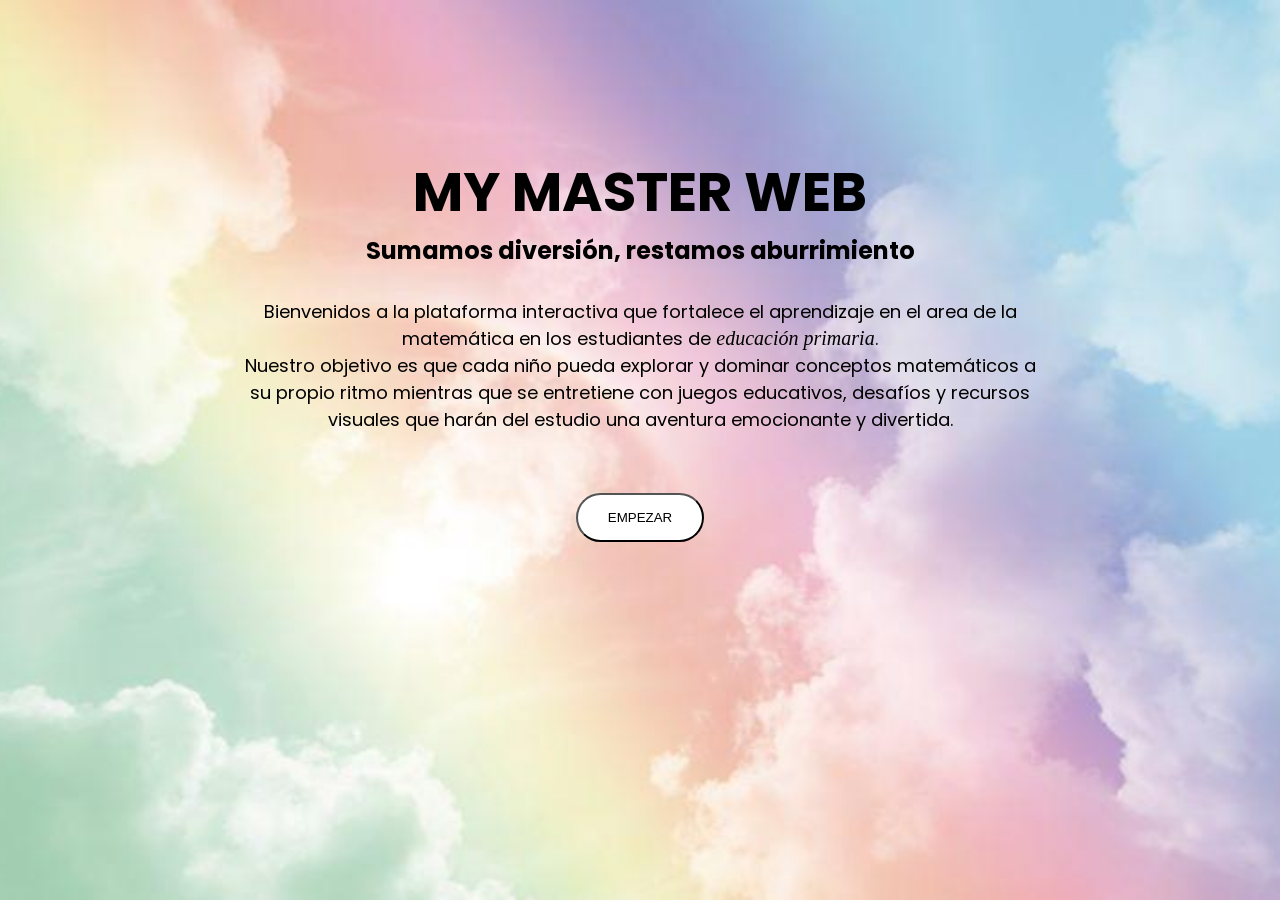
<file: index.html>
<!DOCTYPE html>
<html lang="en">

<head>
    <meta charset="UTF-8">
    <meta name="viewport" content="width=device-width, initial-scale=1.0">
    <title>MyMasterWeb</title>
    <link rel="stylesheet" href="css/style.css">
    <link rel="shortcut icon" href="assets/Logos/icono1.png">
</head>
<body>
    <div class="banner-text container">
        <h1 id="nombre">My Master Web</h1>
        <h2 id="eslogan">Sumamos diversión, restamos aburrimiento</h2>
            <p>Bienvenidos a la plataforma interactiva que fortalece el aprendizaje en el area de la matemática
                en los estudiantes de <em class="ep" title="6to grado">educación primaria</em>.
                <br>
                Nuestro objetivo es que cada niño pueda explorar y dominar conceptos matemáticos a su propio ritmo
                mientras que se entretiene con juegos educativos, desafíos y recursos visuales que harán del
                estudio una aventura emocionante y divertida.
            </p>

            <a href="html/inicio.html"><button id="btn-a">Empezar</button></a>
    </div>
</body>

</html>
</file>
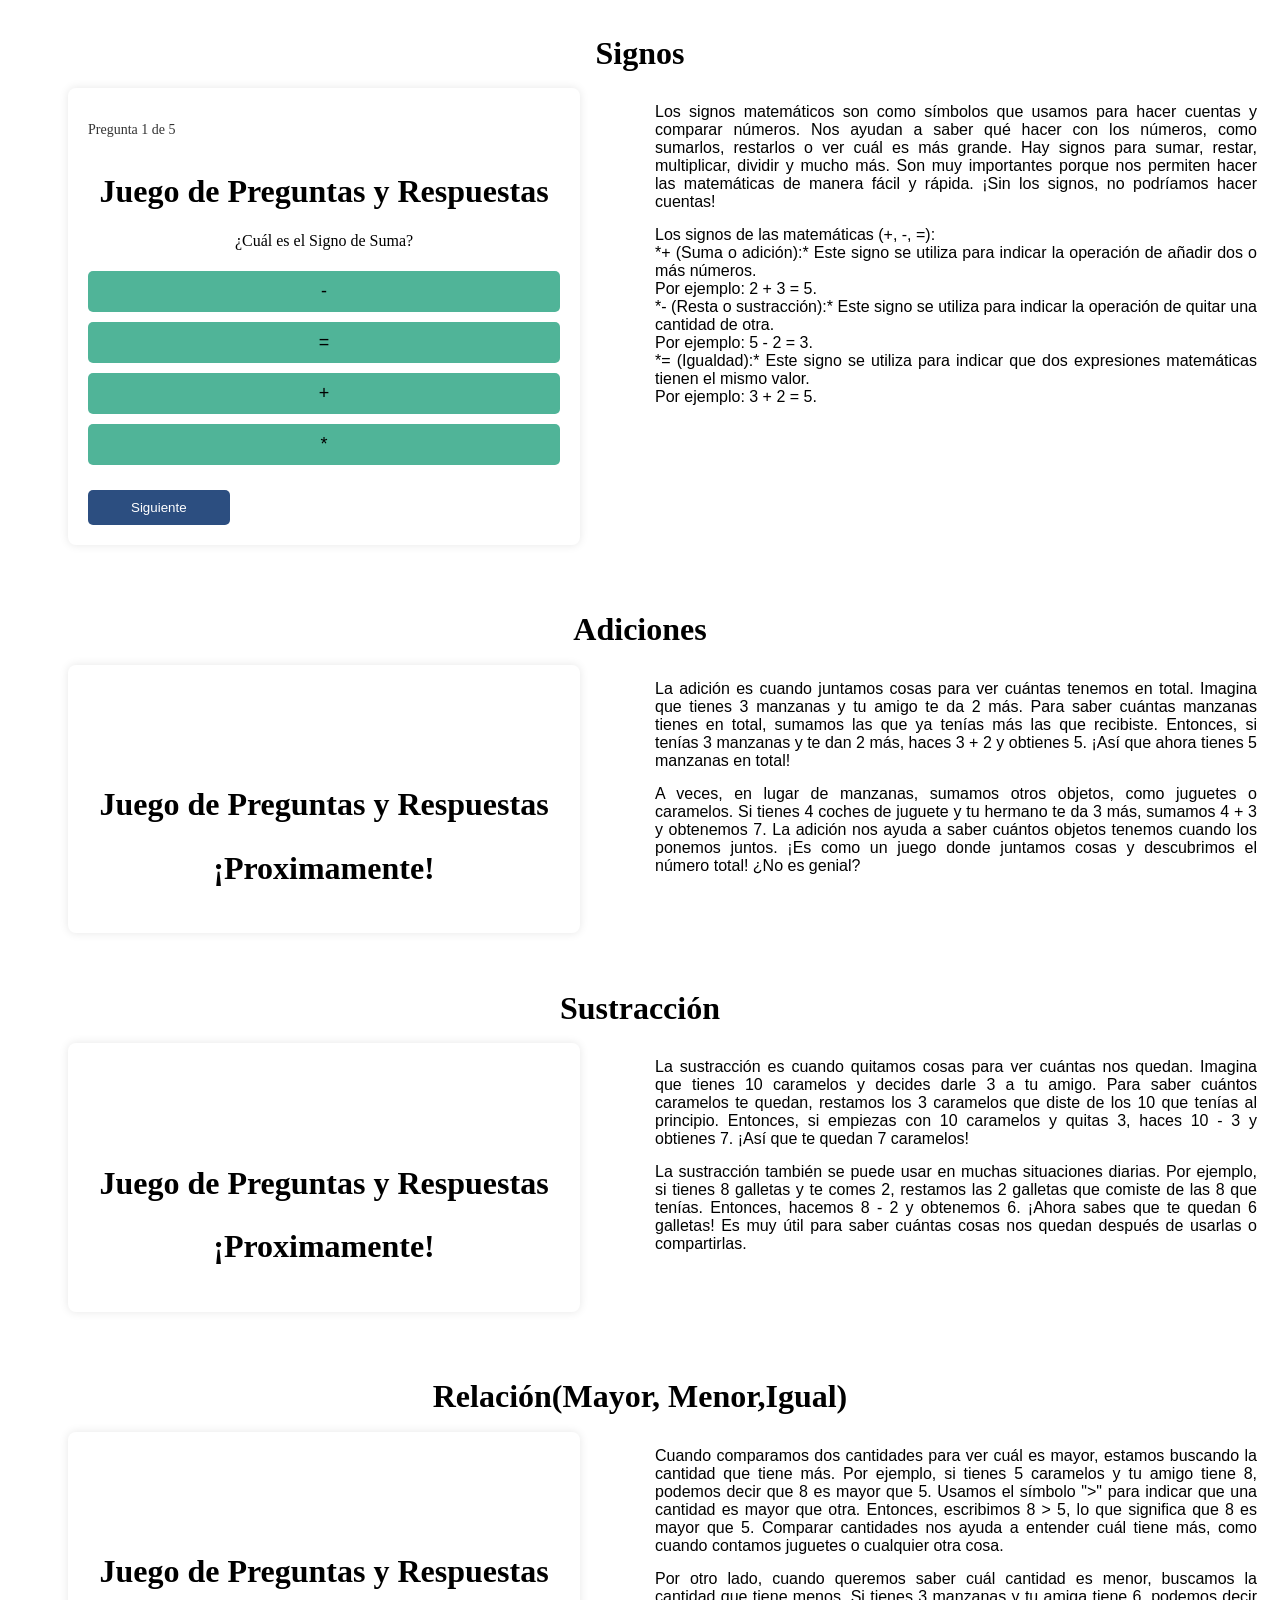
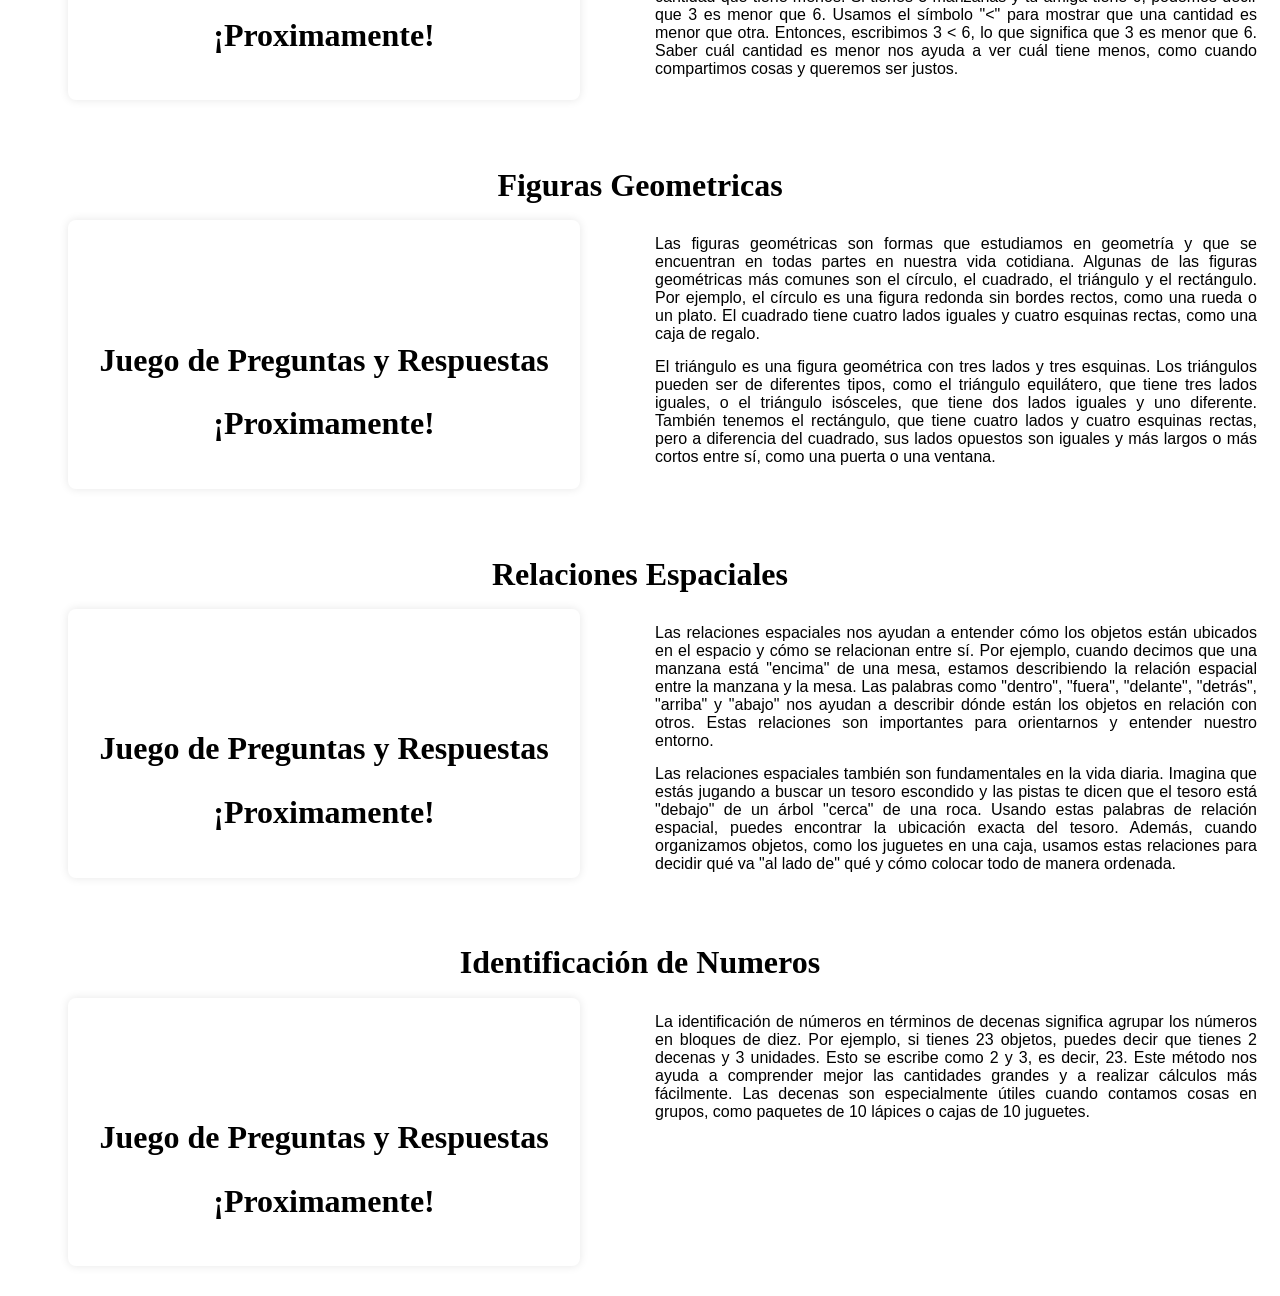
<file: html/bibliografia.html>
<!DOCTYPE html>
<html lang="en">

<head>
  <meta charset="UTF-8">
  <meta name="viewport" content="width=device-width, initial-scale=1.0">
  <link rel="stylesheet" href="../css/bibliografia.css">
  <link rel="stylesheet" href="../css/juegos.css">
</head>

<body>
  <main>
    <div class="Signos">
      <h2>Signos</h2>
      <div class="juego1">


        <div class="contenedor">
          <div class="info-juego">
            <p class="contador-preguntas">Pregunta <span id="numero-pregunta"></span> de <span
                id="total-preguntas"></span></p>
            <p id="puntaje">Puntaje: <span id="puntaje-final"></span></p>
          </div>
          <h1>Juego de Preguntas y Respuestas</h1>
          <p id="pregunta"></p>
          <div id="opciones">
            <!-- Lista de opciones para elegir -->
          </div>
          <div class="botones-navegacion">
            <button id="boton-siguiente" onclick="mostrarSiguientePregunta()">Siguiente</button>
            <button id="boton-reiniciar" onclick="reiniciarJuego()">Reiniciar</button>
          </div>
        </div>
        <script src="/JS/b1.js"></script>


      </div>
      <div class="desarrollo1">

        <p>Los signos matemáticos son como símbolos que usamos para hacer cuentas y comparar números. Nos ayudan a saber
          qué hacer con los números, como sumarlos, restarlos o ver cuál es más grande. Hay signos para sumar, restar,
          multiplicar, dividir y mucho más. Son muy importantes porque nos permiten hacer las matemáticas de manera
          fácil y rápida. ¡Sin los signos, no podríamos hacer cuentas!</p>
          <p>Los signos de las matemáticas (+, -, =): <br>
            *+ (Suma o adición):* Este signo se utiliza para indicar la operación de añadir dos o más números. 
            <br> Por ejemplo: 2 + 3 = 5. <br>
            *- (Resta o sustracción):* Este signo se utiliza para indicar la operación de quitar una cantidad de otra.
            <br>Por ejemplo: 5 - 2 = 3. <br>
            *= (Igualdad):* Este signo se utiliza para indicar que dos expresiones matemáticas tienen el mismo valor. 
            <br>Por ejemplo: 3 + 2 = 5.
          </p>
        <!-- <p>Usamos los signos para ver si dos números son iguales, si uno es más grande o más pequeño que el otro. Los
          signos nos ayudan a entender cómo se relacionan los números entre sí. Con ellos, podemos resolver problemas de
          matemáticas, hacer sumas, restas y hasta contar cosas, como manzanas o juguetes. ¡Los signos son nuestros
          amigos en las matemáticas!</p> -->

        <!-- <p>Los signos también nos ayudan a organizar las cuentas. Por ejemplo, usamos paréntesis para saber qué hacer primero cuando tenemos muchos números. Así, si tenemos una cuenta grande, los signos nos guían para hacer las operaciones en el orden correcto. Gracias a los signos, las matemáticas son más fáciles y divertidas porque nos muestran cómo hacer las cuentas paso a paso. ¡Con los signos, todo tiene sentido!</p> -->
      </div>
    </div>


    <div class="Adiciones">
      <h2>Adiciones</h2>
      <div class="juego2">

        <h1>Juego de Preguntas y Respuestas</h1>
        <h2>¡Proximamente!</h2>

      </div>
      <div class="desarrollo2">

        <p>La adición es cuando juntamos cosas para ver cuántas tenemos en total. Imagina que tienes 3 manzanas y tu
          amigo te da 2 más. Para saber cuántas manzanas tienes en total, sumamos las que ya tenías más las que
          recibiste. Entonces, si tenías 3 manzanas y te dan 2 más, haces 3 + 2 y obtienes 5. ¡Así que ahora tienes 5
          manzanas en total!</p>

        <p>A veces, en lugar de manzanas, sumamos otros objetos, como juguetes o caramelos. Si tienes 4 coches de
          juguete y tu hermano te da 3 más, sumamos 4 + 3 y obtenemos 7. La adición nos ayuda a saber cuántos objetos
          tenemos cuando los ponemos juntos. ¡Es como un juego donde juntamos cosas y descubrimos el número total! ¿No
          es genial? </p>


        <!-- <p>La adición también se puede utilizar en situaciones cotidianas. Por ejemplo, imagina que tienes 5 lápices y encuentras 2 lápices más en tu estuche. Para saber cuántos lápices tienes ahora, sumamos los 5 lápices que tenías más los 2 que encontraste. Entonces, hacemos 5 + 2 y obtenemos 7. Así que ahora tienes 7 lápices en total. ¡La adición es muy útil para saber cuántas cosas tenemos cuando las juntamos! Además, puede hacer que las matemáticas sean divertidas cuando entendemos que estamos contando y sumando cosas que nos importan.</p> -->

      </div>
    </div>


    <div class="Sustraccion">
      <h2>Sustracción</h2>
      <div class="juego3">

        <h1>Juego de Preguntas y Respuestas</h1>
        <h2>¡Proximamente!</h2>


      </div>
      <div class="desarrollo3">

        <p>La sustracción es cuando quitamos cosas para ver cuántas nos quedan. Imagina que tienes 10 caramelos y
          decides darle 3 a tu amigo. Para saber cuántos caramelos te quedan, restamos los 3 caramelos que diste de los
          10 que tenías al principio. Entonces, si empiezas con 10 caramelos y quitas 3, haces 10 - 3 y obtienes 7. ¡Así
          que te quedan 7 caramelos!
        </p>

        <p>La sustracción también se puede usar en muchas situaciones diarias. Por ejemplo, si tienes 8 galletas y te
          comes 2, restamos las 2 galletas que comiste de las 8 que tenías. Entonces, hacemos 8 - 2 y obtenemos 6.
          ¡Ahora sabes que te quedan 6 galletas! Es muy útil para saber cuántas cosas nos quedan después de usarlas o
          compartirlas.
        </p>

        <!-- <p>Además, podemos usar la sustracción en juegos y problemas divertidos. Imagina que tienes 12 lápices de colores y prestas 5 a tu amigo. Para saber cuántos lápices de colores te quedan, restamos los 5 que prestaste de los 12 que tenías. Hacemos 12 - 5 y obtenemos 7. ¡Ahora sabes que tienes 7 lápices de colores!
      </p> -->

      </div>
    </div>


    <div class="Relacion"> <!-- (Mayor, Menor,Igual) -->
      <h2>Relación(Mayor, Menor,Igual)</h2>
      <div class="juego4">

        <h1>Juego de Preguntas y Respuestas</h1>
        <h2>¡Proximamente!</h2>


      </div>
      <div class="desarrollo4">

        <p>Cuando comparamos dos cantidades para ver cuál es mayor, estamos buscando la cantidad que tiene más. Por
          ejemplo, si tienes 5 caramelos y tu amigo tiene 8, podemos decir que 8 es mayor que 5. Usamos el símbolo ">"
          para indicar que una cantidad es mayor que otra. Entonces, escribimos 8 > 5, lo que significa que 8 es mayor
          que 5. Comparar cantidades nos ayuda a entender cuál tiene más, como cuando contamos juguetes o cualquier otra
          cosa.</p>

        <p>Por otro lado, cuando queremos saber cuál cantidad es menor, buscamos la cantidad que tiene menos. Si tienes
          3 manzanas y tu amiga tiene 6, podemos decir que 3 es menor que 6. Usamos el símbolo "<" para mostrar que una
            cantidad es menor que otra. Entonces, escribimos 3 < 6, lo que significa que 3 es menor que 6. Saber cuál
            cantidad es menor nos ayuda a ver cuál tiene menos, como cuando compartimos cosas y queremos ser justos.
            </p>

            <!-- <p>Finalmente, cuando dos cantidades son iguales, significa que tienen la misma cantidad. Por ejemplo, si tú y tu hermano tienen cada uno 4 galletas, decimos que 4 es igual a 4. Usamos el símbolo "=" para mostrar que las cantidades son iguales. Entonces, escribimos 4 = 4, lo que significa que ambas cantidades son iguales. Comparar cantidades para ver si son iguales es útil para asegurarnos de que todos tengan la misma cantidad, como cuando repartimos caramelos entre amigos.</p> -->



      </div>
    </div>


    <div class="Figuras_Geometricas">
      <h2>Figuras Geometricas</h2>
      <div class="juego5">

        <h1>Juego de Preguntas y Respuestas</h1>
        <h2>¡Proximamente!</h2>


      </div>
      <div class="desarrollo5">

        <p> Las figuras geométricas son formas que estudiamos en geometría y que se encuentran en todas partes en
          nuestra vida cotidiana. Algunas de las figuras geométricas más comunes son el círculo, el cuadrado, el
          triángulo y el rectángulo. Por ejemplo, el círculo es una figura redonda sin bordes rectos, como una rueda o
          un plato. El cuadrado tiene cuatro lados iguales y cuatro esquinas rectas, como una caja de regalo.</p>

        <p>El triángulo es una figura geométrica con tres lados y tres esquinas. Los triángulos pueden ser de diferentes
          tipos, como el triángulo equilátero, que tiene tres lados iguales, o el triángulo isósceles, que tiene dos
          lados iguales y uno diferente. También tenemos el rectángulo, que tiene cuatro lados y cuatro esquinas rectas,
          pero a diferencia del cuadrado, sus lados opuestos son iguales y más largos o más cortos entre sí, como una
          puerta o una ventana.</p>

        <!-- <p>Las figuras geométricas nos ayudan a entender y describir el mundo que nos rodea. Por ejemplo, podemos ver círculos en la rueda de una bicicleta, cuadrados en los azulejos del suelo y triángulos en los techos de las casas. Estudiar las figuras geométricas nos permite identificar y crear estas formas, y también nos ayuda a resolver problemas de matemáticas y diseño.</p> -->


      </div>
    </div>


    <div class="Relaciones_Espaciales">
      <h2>Relaciones Espaciales</h2>
      <div class="juego6">

        <h1>Juego de Preguntas y Respuestas</h1>
        <h2>¡Proximamente!</h2>


      </div>
      <div class="desarrollo6">

        <p>Las relaciones espaciales nos ayudan a entender cómo los objetos están ubicados en el espacio y cómo se
          relacionan entre sí. Por ejemplo, cuando decimos que una manzana está "encima" de una mesa, estamos
          describiendo la relación espacial entre la manzana y la mesa. Las palabras como "dentro", "fuera", "delante",
          "detrás", "arriba" y "abajo" nos ayudan a describir dónde están los objetos en relación con otros. Estas
          relaciones son importantes para orientarnos y entender nuestro entorno.</p>

        <p>Las relaciones espaciales también son fundamentales en la vida diaria. Imagina que estás jugando a buscar un
          tesoro escondido y las pistas te dicen que el tesoro está "debajo" de un árbol "cerca" de una roca. Usando
          estas palabras de relación espacial, puedes encontrar la ubicación exacta del tesoro. Además, cuando
          organizamos objetos, como los juguetes en una caja, usamos estas relaciones para decidir qué va "al lado de"
          qué y cómo colocar todo de manera ordenada.</p>

        <!-- <p>En matemáticas y geometría, las relaciones espaciales nos ayudan a resolver problemas y entender conceptos. Por ejemplo, cuando dibujamos formas geométricas en un papel, debemos saber dónde dibujar cada forma en relación con las demás. Si dibujas un triángulo "a la izquierda" de un círculo y un cuadrado "debajo" del triángulo, estás utilizando relaciones espaciales para organizar las formas en el papel. Esto también se aplica en la construcción y el diseño, donde es crucial saber cómo se relacionan los diferentes elementos en un espacio.</p> -->


      </div>
    </div>


    <div class="Identificacion_numeros">
      <h2>Identificación de Numeros</h2>
      <div class="juego7">

        <h1>Juego de Preguntas y Respuestas</h1>
        <h2>¡Proximamente!</h2>


      </div>
      <div class="desarrollo7">

        <p>La identificación de números en términos de decenas significa agrupar los números en bloques de diez. Por
          ejemplo, si tienes 23 objetos, puedes decir que tienes 2 decenas y 3 unidades. Esto se escribe como 2 y 3, es
          decir, 23. Este método nos ayuda a comprender mejor las cantidades grandes y a realizar cálculos más
          fácilmente. Las decenas son especialmente útiles cuando contamos cosas en grupos, como paquetes de 10 lápices
          o cajas de 10 juguetes.</p>

        <!-- <p>Cuando hablamos de centenas, estamos agrupando números en bloques de cien. Por ejemplo, el número 347 significa que tienes 3 centenas, 4 decenas y 7 unidades. Escribimos esto como 3, 4 y 7, es decir, 347. Las centenas son útiles cuando trabajamos con cantidades aún mayores, como el número de estudiantes en una escuela o el número de libros en una biblioteca. Identificar centenas nos permite comprender y manejar mejor los números grandes.</p> -->

        <!-- <p> También tenemos los millares, que agrupan números en bloques de mil. Por ejemplo, el número 1,234 significa que tienes 1 millar, 2 centenas, 3 decenas y 4 unidades. Escribimos esto como 1, 2, 3 y 4, es decir, 1,234. Los millares son útiles cuando trabajamos con números muy grandes, como la población de una ciudad o la cantidad de dinero en un presupuesto grande. Identificar millares nos ayuda a comprender y organizar grandes cantidades de manera más eficiente.      </p> -->

      </div>
    </div>
  </main>
</body>

</html>
</file>
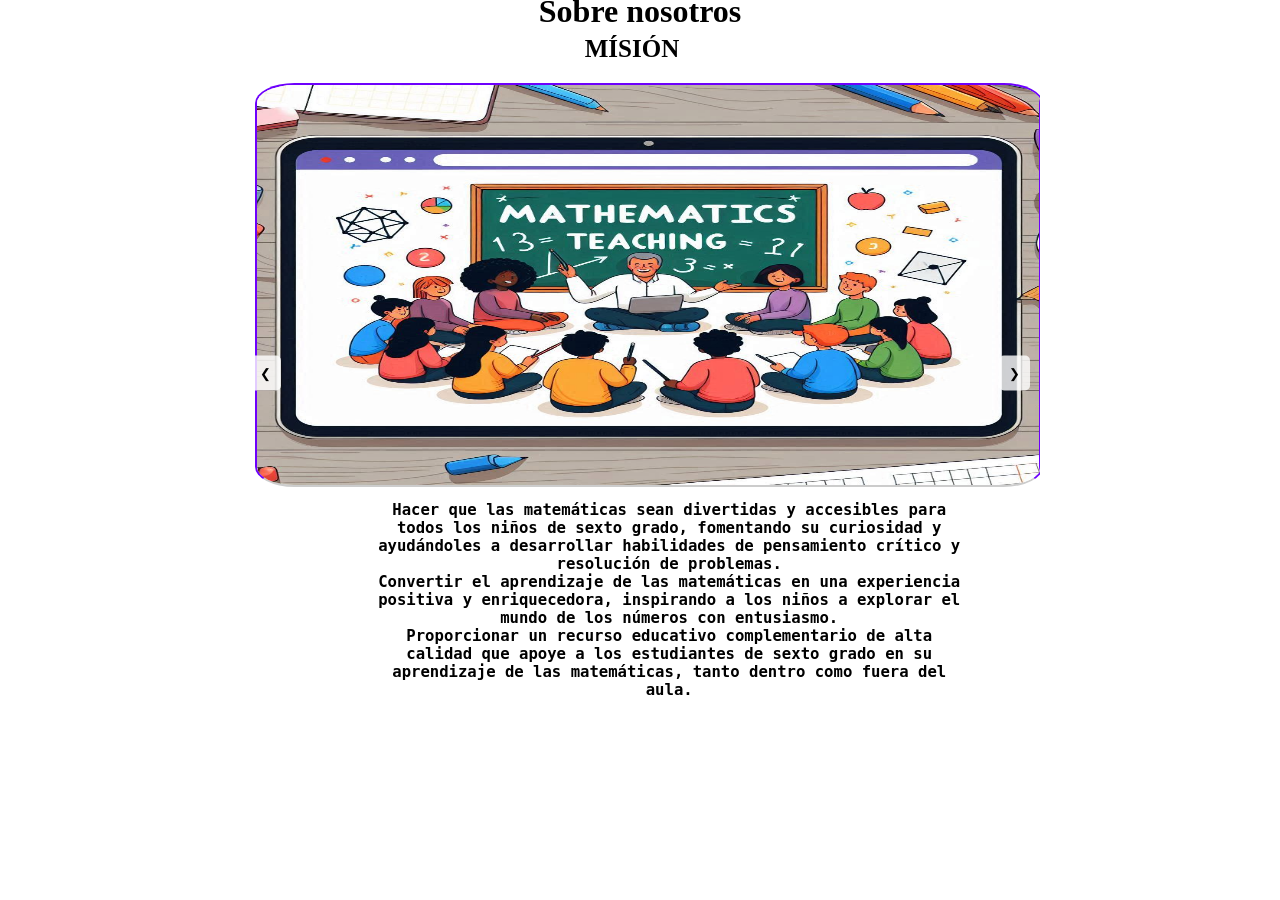
<file: html/nosotros.html>
<!DOCTYPE html>
<html lang="en">
<head>
    <meta charset="UTF-8">
    <meta name="viewport" content="width=device-width, initial-scale=1.0">
    <title>Document</title>
    <link rel="stylesheet" href="../css/nosotros.css">
</head>
<body>
    <h3>Sobre nosotros</h3>
    <div class="carrusel">
        <div class="slides">
            <div class="slide">
                <h2>MÍSIÓN</h2>
                <img src="../assets/Imagenes/mision.png" alt="Misión">
                <ul>
                    <li>Hacer que las matemáticas sean divertidas y accesibles para todos los niños de sexto grado, fomentando su curiosidad y ayudándoles a desarrollar habilidades de pensamiento crítico y resolución de problemas.</li>
                    <li>Convertir el aprendizaje de las matemáticas en una experiencia positiva y enriquecedora, inspirando a los niños a explorar el mundo de los números con entusiasmo.</li>
                    <li>Proporcionar un recurso educativo complementario de alta calidad que apoye a los estudiantes de sexto grado en su aprendizaje de las matemáticas, tanto dentro como fuera del aula.</li>
                </ul>
            </div>

            <div class="slide">
                <h2>VISIÓN</h2>
                <div class="vimg">
                <img src="../assets/Imagenes/vision.png" alt="Visión">
            </div>
                <ul>
                    <li>Ser la plataforma de aprendizaje de matemáticas más querida y efectiva para niños de sexto grado, reconocida por su contenido innovador y su capacidad para despertar el amor por las matemáticas.</li>
                    <li>Crear una comunidad en línea donde los niños puedan aprender, compartir y colaborar en el aprendizaje de las matemáticas de manera divertida y significativa.</li>
                    <li>Empoderar a los niños para que se conviertan en pensadores matemáticos independientes y seguros de sí mismos, capaces de aplicar sus conocimientos en la vida real.</li>
                </ul>
            </div>

            <div class="slide">
                <h2>OBJETIVOS</h2>
                <img src="../assets/Imagenes/objetivo.png" alt="Objetivos">
                <ul>
                    <li>Disfruten aprendiendo matemáticas.</li>
                    <li>Desarrollen habilidades de pensamiento crítico y resolución de problemas.</li>
                    <li>Adquieran confianza en sus capacidades matemáticas.</li>
                    <li>Estén mejor preparados para enfrentar los desafíos matemáticos del futuro.</li>
                </ul>
            </div>
        </div>

        <!-- Botones de navegación -->
        <button class="nav-button prev" onclick="moveSlide(-1)">&#10094;</button>
        <button class="nav-button next" onclick="moveSlide(1)">&#10095;</button>
    </div>

    <!-- Script para el carrusel -->
    <script>
        let currentSlide = 0;

        function showSlide(index) {
            const slides = document.querySelector('.slides');
            const totalSlides = document.querySelectorAll('.slide').length;

            if (index >= totalSlides) {
                currentSlide = 0; // Regresar al primer slide
            } else if (index < 0) {
                currentSlide = totalSlides - 1; // Ir al último slide
            } else {
                currentSlide = index; // Mostrar el slide correspondiente
            }

            slides.style.transform = 'translateX(' + (-currentSlide * 100) + '%)';
        }

        function moveSlide(direction) {
            showSlide(currentSlide + direction);
        }

        // Mostrar el primer slide al cargar
        showSlide(currentSlide);
    </script>

</body>
</html>
</file>
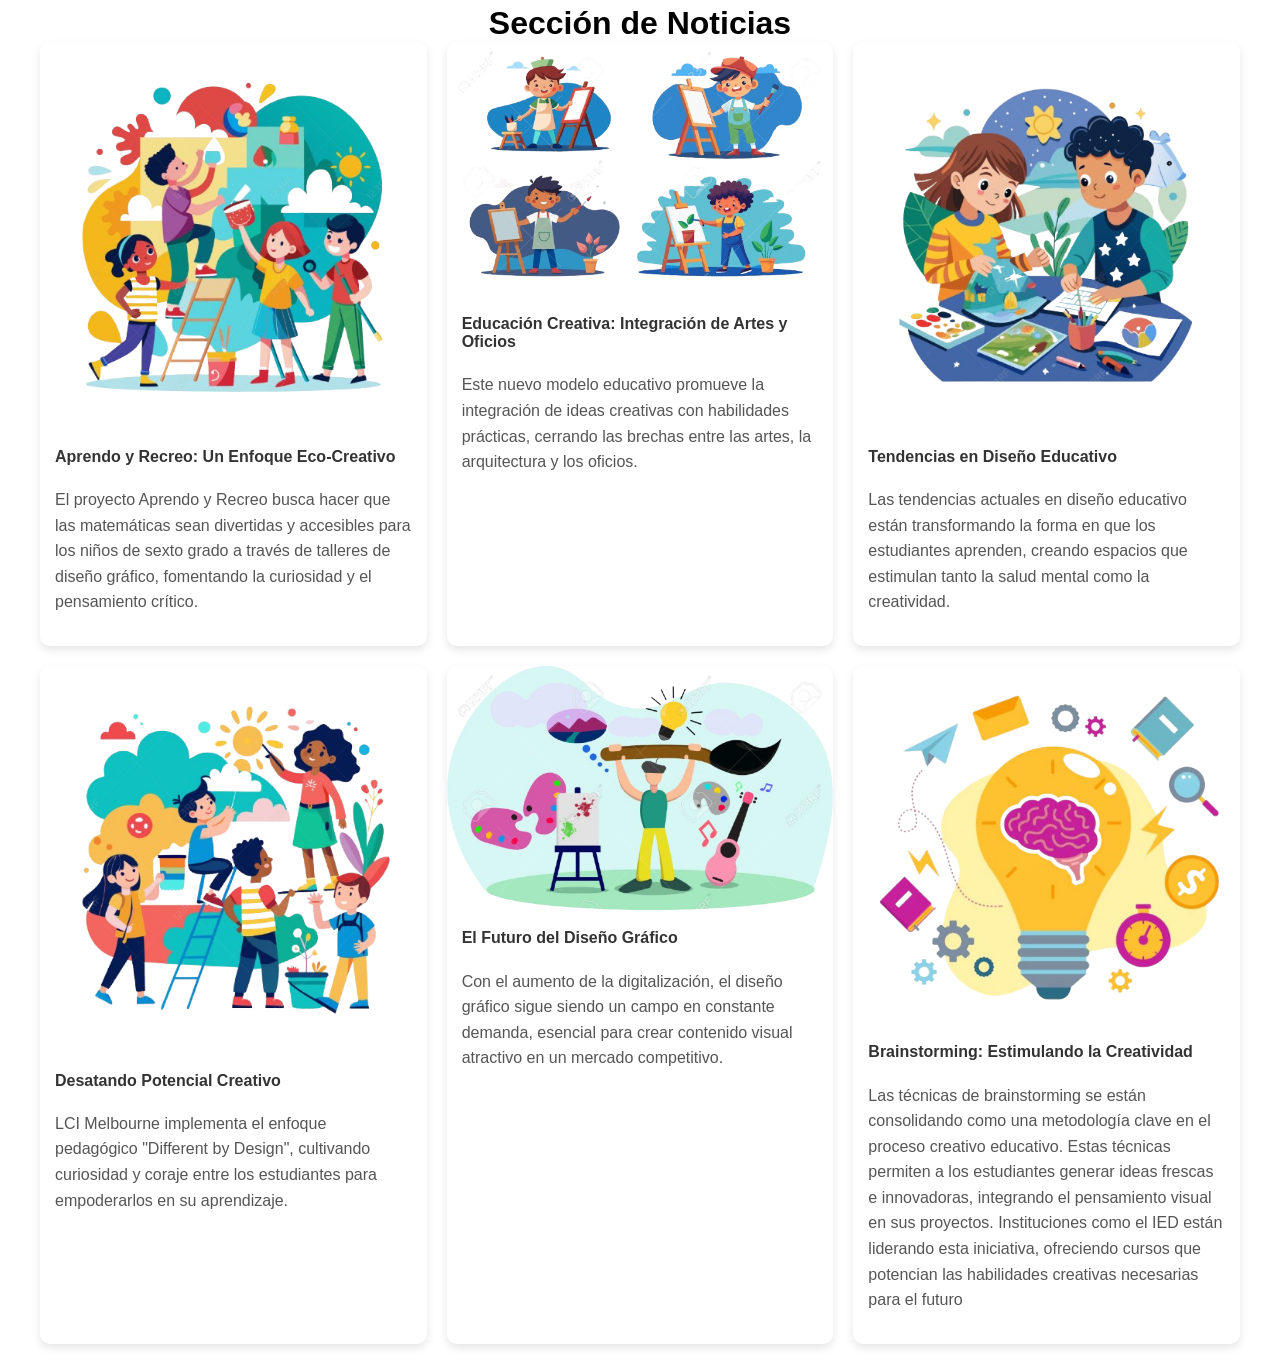
<file: html/noticias.html>
<!DOCTYPE html>
<html lang="es">

<head>
    <meta charset="UTF-8">
    <meta name="viewport" content="width=device-width, initial-scale=1.0">
    <title>Noticias Educativas</title>
    <link rel="stylesheet" href="../css/noticias.css">
</head>

<body>

    <h3>Sección de Noticias</h3>
    <div class="noticias">
        <div class="tarjeta-noticia">
            <img src="../assets/Imagenes/eco.png" alt="Misión">
            <div class="contenido">
                <h4>Aprendo y Recreo: Un Enfoque Eco-Creativo</h4>
                <p>El proyecto Aprendo y Recreo busca hacer que las matemáticas sean divertidas y accesibles para los
                    niños de sexto grado a través de talleres de diseño gráfico, fomentando la curiosidad y el
                    pensamiento crítico.</p>
            </div>
        </div>

        <div class="tarjeta-noticia">
            <img src="../assets/Imagenes/arte.png" alt="Visión">
            <div class="contenido">
                <h4>Educación Creativa: Integración de Artes y Oficios</h4>
                <p>Este nuevo modelo educativo promueve la integración de ideas creativas con habilidades prácticas,
                    cerrando las brechas entre las artes, la arquitectura y los oficios.</p>
            </div>
        </div>

        <div class="tarjeta-noticia">
            <img src="../assets/Imagenes/educativo.png" alt="Objetivos">
            <div class="contenido">
                <h4>Tendencias en Diseño Educativo</h4>
                <p>Las tendencias actuales en diseño educativo están transformando la forma en que los estudiantes
                    aprenden, creando espacios que estimulan tanto la salud mental como la creatividad.</p>
            </div>
        </div>

        <div class="tarjeta-noticia">
            <img src="../assets/Imagenes/potencial.png" alt="Misión">
            <div class="contenido">
                <h4>Desatando Potencial Creativo</h4>
                <p>LCI Melbourne implementa el enfoque pedagógico "Different by Design", cultivando curiosidad y coraje
                    entre los estudiantes para empoderarlos en su aprendizaje.</p>
            </div>
        </div>

        <div class="tarjeta-noticia">
            <img src="../assets/Imagenes/diseño.png" alt="Visión">
            <div class="contenido">
                <h4>El Futuro del Diseño Gráfico</h4>
                <p>Con el aumento de la digitalización, el diseño gráfico sigue siendo un campo en constante demanda,
                    esencial para crear contenido visual atractivo en un mercado competitivo.</p>
            </div>
        </div>

        <div class="tarjeta-noticia">
            <img src="../assets/Imagenes/brainstorming.png" alt="Visión">
            <div class="contenido">
                <h4>Brainstorming: Estimulando la Creatividad</h4>
                <p>Las técnicas de brainstorming se están consolidando como una metodología clave en el proceso creativo
                    educativo. Estas técnicas permiten a los estudiantes generar ideas frescas e innovadoras, integrando
                    el pensamiento visual en sus proyectos. Instituciones como el IED están liderando esta iniciativa,
                    ofreciendo cursos que potencian las habilidades creativas necesarias para el futuro</p>
            </div>
        </div>

    </div>

</body>

</html>
</file>
<file: css/style.css>
@import url('https://fonts.googleapis.com/css2?family=Poppins:ital,wght@0,100;0,200;0,300;0,400;0,500;0,600;0,700;0,800;0,900;1,100;1,200;1,300;1,400;1,500;1,600;1,700;1,800;1,900&display=swap');
/*Reset CSS*/
*{
    padding: 0;
    margin: 0;
    text-decoration: none;
    list-style: none;
    box-sizing: border-box;
}

body {
    font-family: 'Poppins', sans-serif;
    width: 100%;
    height: 100vh;
    background-image: url(../assets/Imagenes/colores-pastel.jpg) ;
    background-repeat: no-repeat;
    background-position: center center;
    background-size: cover;
}
/*Navegación*/
.ep{
    font-family: kanit;
    font-size: 20px;
}
.logo{
    width: 30px;
    margin-left: 20px;
}
.banner-text{
    padding-top: 150px;
    text-align: center;
}
.banner-text h1{
    color: #000000;
    font-size: 40px;
    text-transform: uppercase;
}
.banner-text p{
    color: #000000;
    font-size: 18px;
    padding: 30px;
}
#btn-a{
    display: inline-block;
    background-color:  rgb(255, 255, 255);
    color: black;
    margin-top: 30px;
    padding: 15px 30px;
    text-transform: uppercase;
    border-radius: 25px;
    cursor:pointer;
}
#btn-a:hover{
    background-color: rgb(106, 233, 255);
}
#pagina{
    width: 1255px;
    height: 525px;
    text-align: center;
    border: rgb(151, 194, 196, 1.0);
    margin: 0%;
    padding: 0%;
    border: 0%;
}
@media (min-width:768px) {
    .logo{
        margin-left: 0;
    }
    body{
        height: 100vh;
    }
    .container{
        max-width: 1200px;
        margin: 0 auto;
    }
    .banner-text{
        padding-top: 150px;
    }
    .banner-text h1{
        font-size: 55px;
    }
    .banner-text p{
        padding: 30px 200px;
    }
}
</file>
<file: css/bibliografia.css>
body{
    height: 2500px;
    
    }
    
    
    .Signos{    

        width: 100%;
        /* border: solid black ; */
        margin-bottom: 10px;
        display: grid;
        grid-template-columns: repeat(2,50%);
        grid-template-rows: 50px auto;
    }
    
.Signos h2{
    grid-column: 1/3;
    text-align: center;
    font-family: Georgia, 'Times New Roman', Times, serif;
    font-size: xx-large;
}

    .juego1{
        grid-column: 1/2;
    }
    
    .desarrollo1{

        grid-column: 2;
        margin-top: 30px;
        font-family: 'Trebuchet MS', 'Lucida Sans Unicode', 'Lucida Grande', 'Lucida Sans', Arial, sans-serif;
    }

    .desarrollo1 p{
        text-align: justify;
        margin: 15px;
    }

    
    .Adiciones{    
        
        width: 100%;
        /* border: solid black ;
        margin-bottom: 10px; */
        display: grid;
        grid-template-columns: repeat(2,50%);
        grid-template-rows: 50px auto;
    }

    .Adiciones h2{
        grid-column: 1/3;
        text-align: center;
        font-family: Georgia, 'Times New Roman', Times, serif;
        font-size: xx-large;
    }

    .juego2{
        grid-column: 1;
        grid-row: 2;
        
        padding: 20px;
        padding-top: 100px;
        border-radius: 8px;
        box-shadow: 0 0 10px rgba(0, 0, 0, 0.1);
        max-width: 500px;
        text-align: center;

        margin: 30px 60px;
    }

    .desarrollo2{
       
        width: auto;
        grid-column: 2;
        margin-top: 30px;
        font-family: 'Trebuchet MS', 'Lucida Sans Unicode', 'Lucida Grande', 'Lucida Sans', Arial, sans-serif;
    }

    .desarrollo2 p{
        text-align: justify;
        margin: 15px;
    }
    
    .Sustraccion{    
        
        width: 100%;
        /* border: solid black ; */
        margin-bottom: 10px;
        display: grid;
        grid-template-columns: repeat(2,50%);
        grid-template-rows: 50px auto;
    }

    .Sustraccion h2{
        grid-column: 1/3;
        text-align: center;
        font-family: Georgia, 'Times New Roman', Times, serif;
        font-size: xx-large;
    }

    .juego3{
        grid-column: 1/2;

        padding: 20px;
        padding-top: 100px;
        border-radius: 8px;
        box-shadow: 0 0 10px rgba(0, 0, 0, 0.1);
        max-width: 500px;
        text-align: center;

        margin: 30px 60px;
    }

    .desarrollo3{
        
        width: auto;
        grid-column: 2;
        margin-top: 30px;
        font-family: 'Trebuchet MS', 'Lucida Sans Unicode', 'Lucida Grande', 'Lucida Sans', Arial, sans-serif;
    }

    .desarrollo3 p{
        text-align: justify;
        margin: 15px;
    }
    
    .Relacion{    
      
        width: 100%;
        /* border: solid black ; */
        margin-bottom: 10px;
        display: grid;
        grid-template-columns: repeat(2,50%);
        grid-template-rows: 50px auto;
    }

    .Relacion h2{
        grid-column: 1/3;
        text-align: center;
        font-family: Georgia, 'Times New Roman', Times, serif;
        font-size: xx-large;
    }

    .juego4{
        grid-column: 1/2;

        padding: 20px;
        padding-top: 100px;
        border-radius: 8px;
        box-shadow: 0 0 10px rgba(0, 0, 0, 0.1);
        max-width: 500px;
        text-align: center;

        margin: 30px 60px;
    }

    .desarrollo4{
        
        width: auto;
        grid-column: 2;
        margin-top: 30px;
        font-family: 'Trebuchet MS', 'Lucida Sans Unicode', 'Lucida Grande', 'Lucida Sans', Arial, sans-serif;
    }

    .desarrollo4 p{
        text-align: justify;
        margin: 15px;
    }
    
    .Figuras_Geometricas{    
       
        width: 100%;
        /* border: solid black ; */
        margin-bottom: 10px;
        display: grid;
        grid-template-columns: repeat(2,50%);
        grid-template-rows: 50px auto;
    }

    .Figuras_Geometricas h2{
        grid-column: 1/3;
        text-align: center;
        font-family: Georgia, 'Times New Roman', Times, serif;
        font-size: xx-large;
    }

    .juego5{
        grid-column: 1/2;

        padding: 20px;
        padding-top: 100px;
        border-radius: 8px;
        box-shadow: 0 0 10px rgba(0, 0, 0, 0.1);
        max-width: 500px;
        text-align: center;

        margin: 30px 60px;
    }

    .desarrollo5{
        
        width: auto;
        grid-column: 2;
        margin-top: 30px;
        font-family: 'Trebuchet MS', 'Lucida Sans Unicode', 'Lucida Grande', 'Lucida Sans', Arial, sans-serif;
    }

    .desarrollo5 p{
        text-align: justify;
        margin: 15px;
    }
    
    .Relaciones_Espaciales{    
        
        width: 100%;
        /* border: solid black ; */
        margin-bottom: 10px;
        display: grid;
        grid-template-columns: repeat(2,50%);
        grid-template-rows: 50px auto;
    }

    .Relaciones_Espaciales h2{
        grid-column: 1/3;
        text-align: center;
        font-family: Georgia, 'Times New Roman', Times, serif;
        font-size: xx-large;
    }

    .juego6{
        grid-column: 1/2;

        padding: 20px;
        padding-top: 100px;
        border-radius: 8px;
        box-shadow: 0 0 10px rgba(0, 0, 0, 0.1);
        max-width: 500px;
        text-align: center;

        margin: 30px 60px;
    }

    .desarrollo6{
       
        width: auto;
        grid-column: 2;
        margin-top: 30px;
        font-family: 'Trebuchet MS', 'Lucida Sans Unicode', 'Lucida Grande', 'Lucida Sans', Arial, sans-serif;
    }

    .desarrollo6 p{
        text-align: justify;
        margin: 15px;
    }
    
    .Identificacion_numeros{    
       
        width: 100%;
        /* border: solid black ; */
        margin-bottom: 10px;
        display: grid;
        grid-template-columns: repeat(2,50%);
        grid-template-rows: 50px auto;
    }

    .Identificacion_numeros h2{
        grid-column: 1/3;
        text-align: center;
        font-family: Georgia, 'Times New Roman', Times, serif;
        font-size: xx-large;
    }

    .juego7{
        grid-column: 1/2;

        padding: 20px;
        padding-top: 100px;
        border-radius: 8px;
        box-shadow: 0 0 10px rgba(0, 0, 0, 0.1);
        max-width: 500px;
        text-align: center;

        margin: 30px 60px;
    }

    .desarrollo7{
        
        width: auto;
        grid-column: 2;
        margin-top: 30px;
        font-family: 'Trebuchet MS', 'Lucida Sans Unicode', 'Lucida Grande', 'Lucida Sans', Arial, sans-serif;
    }

    .desarrollo7 p{
        text-align: justify;
        margin: 15px;
    }

    @media (max-width: 700px) {
main{
 display: flex;   
 flex-direction: column;
 align-items: center;
 align-content: center;
}
.Signos, .Adiciones, .Sustraccion ,.Figuras_Geometricas, .Identificacion_numeros, .Relacion, .Relaciones_Espaciales{
    display:inherit;   
    flex-direction: column;
    align-items: center;
    align-content: center;
}
.juego1{
    display:flex;   
    flex-direction: row;
    align-items: center;
    align-content: center;
}

.juego2, .juego3, .juego4, .juego5, .juego6, .juego7{
    padding: 20px;
}

    }
</file>
<file: css/juegos.css>
/* body {
    font-family: sans-serif;
    display: flex;
    justify-content: center;
    align-items: center;
    height: 100vh;
    background-color: #DEF9C4;
  }
   */
   .contenedor {
    background-color: rgba(137, 43, 226, 0);
    padding: 20px;
    border-radius: 8px;
    box-shadow: 0 0 10px rgba(0, 0, 0, 0.1);
    max-width: 500px;
    text-align: center;

    margin: 30px 60px;
  }
  
  .info-juego{
    display: flex;
    justify-content: space-between;
  }
  
  .contador-preguntas {
    font-size: 14px;
    color: #333;
  }
  
  #puntaje {
    display: none;
    font-size: 14px;
    color: #333;
  }
  
  #opciones button {
    width: 100%;
    padding: 10px;
    margin: 5px 0;
    background-color: #50B498;
    color: black;
    border: none;
    border-radius: 5px;
    cursor: pointer;
    font-size: large;
  }
  
  #opciones button:hover {
    background-color: #468585;
  }
  
  #opciones button.correcto {
    background-color: #4a9148;
  }
  
  #opciones button.incorrecto {
    background-color: #EE4E4E;
  }
  
  .botones-navegacion {
    display: flex;
    justify-content: space-between;
    margin-top: 20px;
  }
  
  #boton-siguiente,
  #boton-reiniciar {
    padding: 10px;
    border: none;
    border-radius: 5px;
    cursor: pointer;
    width: 30%;
  }

  @media (max-width: 494px){
    #boton-siguiente{
      width: 50%;
    }
  }
  
  #boton-siguiente {
    background-color: #2C4E80;
  
    color: white;
  }
  
  #boton-siguiente:hover {
    background-color: #00215E;
  
  }
  
  #boton-reiniciar {
    background-color: #677D6A;
    color: white;
    display: none;
  }
  
  #boton-reiniciar:hover {
    background-color: #40534C;
  
  }
</file>
<file: css/nosotros.css>
.proposito{
    margin: 5px 10px 0 10px;
	padding: 5px;
	border: solid powderblue;
	border-radius: 20px;
	background-color: rgb(229, 224, 255);
	display: inline-flex;
}
.objetivo{
	text-align: justify;
	border: solid 2px rgb(109, 0, 252);
	background-color: white;
	margin: 20px;
	height: 555px;
	width: 339px;
	padding: 10px;
	color: gray;
	font-family: monospace;
}
h2{
	font-family: 'Trebuchet MS';
	text-align: center;
	font-size: 25px;
	margin: 5px 0 5px 0;
	color: black;
}
h3{
    text-align: center;
    font-size: 2em;
    margin: -15px 0 0 0;
}
img{
	border-radius: 5%;
	border: solid 2px rgb(109, 0, 252);
	margin: 15px 15px 15px 15px;
	width: 1px;
	height: 400px;
}
ul{
    list-style: none;
    margin-top: -5px;
}
li{
	color: black;
	padding: 0;
	margin: 0 5% 0 15%;
    text-align: center;
    font-family: monospace;
    font-size: 1.2em;
    font-weight: 600;
}
/* Estilos del carrusel */
.carrusel {
    position: relative;
    max-width: 800px;
    margin: auto;
    overflow: hidden; 
    border-radius: 10px;
}

.carrusel .slides {
    display: flex;
    transition: transform 0.5s ease;
}

.slide {
    min-width: 98%;
    box-sizing: border-box;
}

.carrusel img {
    width: 100%;
    border-bottom: 2px solid #ccc;
}


.carrusel h2 {
    text-align: center;
}

.carrusel ul {
    padding: 0 20px;
}

/* Botones de navegación */
.nav-button {
    position: absolute;
    top: 50%;
    transform: translateY(-50%);
    background-color: rgba(255, 255, 255, 0.8);
    border: none;
    cursor: pointer;
    padding: 10px;
    border-radius: 5px;
}

.prev {
    left: 10px;
}

.next {
    right: 10px;
}
</file>
<file: css/noticias.css>
body {
    font-family: Arial, sans-serif;
    background-color: transparent;
    margin: 0;
    padding: 20px;
}
h3{
    text-align: center;
    font-size: 2em;
    margin: -15px 0 0 0;
}
.noticias {
    max-width: 1200px;
    margin: auto;
    display: grid;
    grid-template-columns: repeat(auto-fill, minmax(300px, 1fr));
    gap: 20px;
}

.tarjeta-noticia {
    background-color: transparent;
    border-radius: 10px;
    box-shadow: 0 4px 8px rgba(0, 0, 0, 0.1);
    overflow: hidden;
    transition: transform 0.3s;
}

.tarjeta-noticia:hover {
    transform: translateY(-5px);
}

.tarjeta-noticia img {
    width: 100%;
    height: auto;
}

.contenido {
    padding: 15px;
}

.contenido h4 {
    margin-top: 0;
    color: #333;
}

.contenido p {
    color: #555;
    line-height: 1.6;
}
</file>
